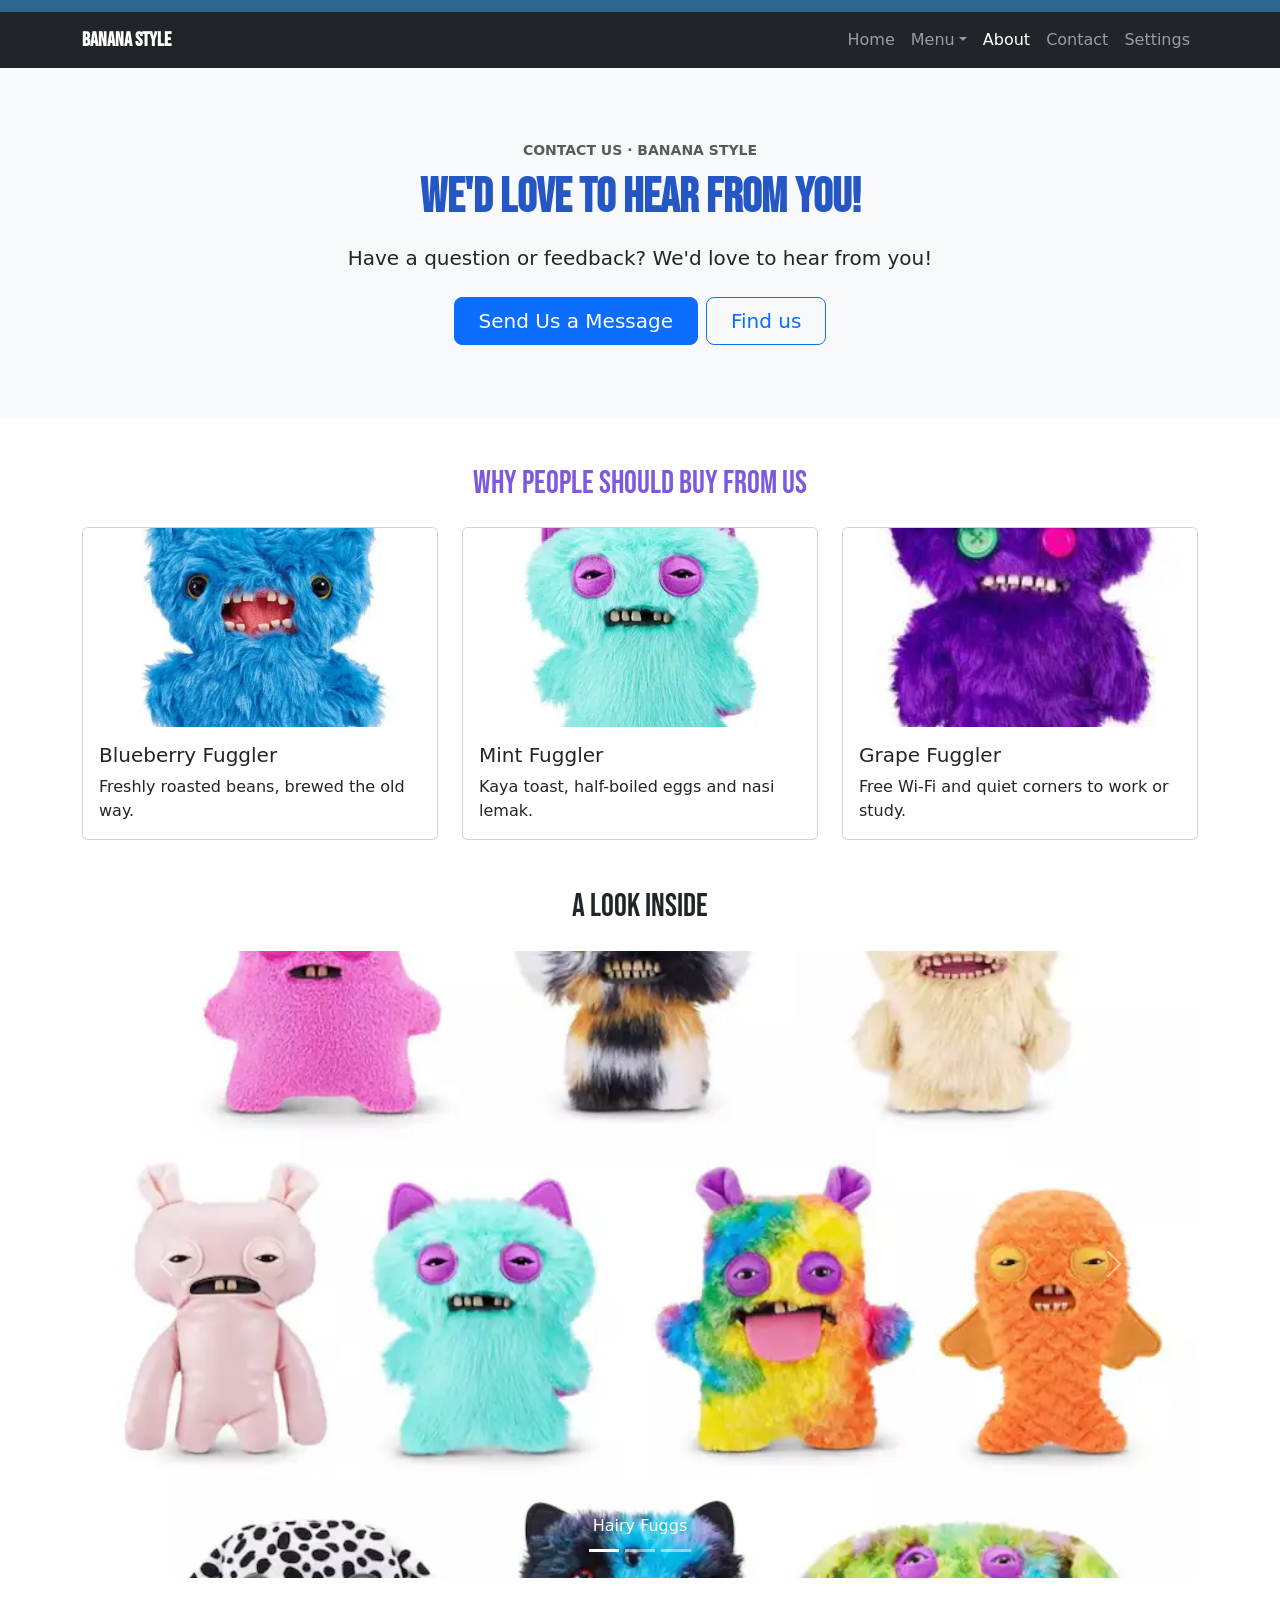
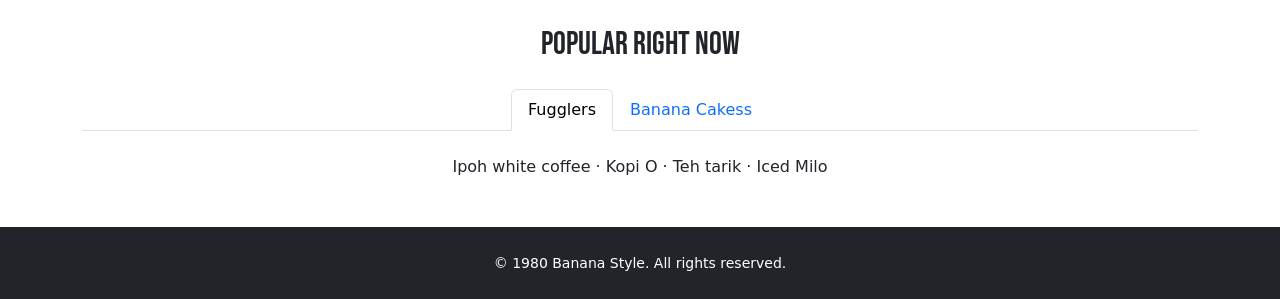
<file: index.html>
<!DOCTYPE html>
<html lang="en">

<head>
  <meta charset="UTF-8">
  <meta name="viewport" content="width=device-width, initial-scale=1">
  <title>Kopi Kampung | Home</title>
  <link rel="preconnect" href="https://fonts.googleapis.com">
  <link rel="preconnect" href="https://fonts.gstatic.com" crossorigin>
  <link href="https://fonts.googleapis.com/css2?family=Bebas+Neue&family=Chewy&display=swap" rel="stylesheet">
  <link href="css/style.css" rel="stylesheet">
  <link href="css/bootstrap.min.css" rel="stylesheet">
</head>

<body>

  <nav class="navbar navbar-expand-lg bg-dark sticky-top" data-bs-theme="dark">
    <div class="container">
      <a class="navbar-brand fw-bold" href="index.html">Banana Style</a>
      <button class="navbar-toggler" type="button" data-bs-toggle="collapse" data-bs-target="#mainNav"
        aria-controls="mainNav" aria-expanded="false" aria-label="Toggle navigation">
        <span class="navbar-toggler-icon"></span>
      </button>
      <div class="collapse navbar-collapse" id="mainNav">
        <ul class="navbar-nav ms-auto mb-2 mb-lg-0">
          <li class="nav-item">
            <a class="nav-link" aria-current="page" href="index.html">Home</a>
          </li>

          <li class="nav-item dropdown">
            <a class="nav-link dropdown-toggle" href="#" role="button" data-bs-toggle="dropdown"
              aria-expanded="false">Menu</a>
            <ul class="dropdown-menu">
              <li><a class="dropdown-item" href="menu-drinks.html">Drinks</a></li>
              <li><a class="dropdown-item" href="menu-cakes.html">Cakes</a></li>
            </ul>
          </li>

          <li class="nav-item">
            <a class="nav-link active" href="about.html">About</a>
          </li>
          <li class="nav-item">
            <a class="nav-link" href="contact.html">Contact</a>
          </li>
          <li class="nav-item">
            <a class="nav-link" href="settings.html">Settings</a>
          </li>
        </ul>
      </div>
    </div>
  </nav>

  <header class="bg-body-tertiary py-5">
    <div class="container py-lg-4">
      <div class="row justify-content-center">
        <div class="col-12 col-lg-8 text-center">
          <p class="text-uppercase small fw-semibold text-body-secondary mb-2">CONTACT US · Banana Style</p>
          <h2 class="display-5 fw-bold mb-3" style="color: #2457c4;">We'd love to hear from you!</h2>
          <p class="lead mb-4">Have a question or feedback? We'd love to hear from you!</p>
          <div class="d-grid gap-2 d-sm-flex justify-content-sm-center">
            <a href="menu-drinks.html" class="btn btn-primary btn-lg px-4">Send Us a Message</a>
            <button type="button" class="btn btn-outline-primary btn-lg px-4" data-bs-toggle="modal"
              data-bs-target="#findUsModal">Find us</button>
          </div>
        </div>
      </div>
    </div>
  </header>

  <main class="container my-5">
    <h2 class="text-center mb-4" style="color: #7d5adc;">
      Why people should buy from us

    </h2>
    <div class="row g-4">
      <div class="col-12 col-md-6 col-lg-4">
        <div class="card h-100">
          <img src="images/a.webp" class="card-img-top" alt="Kopi on a marble table">
          <div class="card-body">
            <h3 class="card-title h5">Blueberry Fuggler</h3>
            <p class="card-text">Freshly roasted beans, brewed the old way.</p>
          </div>
        </div>
      </div>
      <div class="col-12 col-md-6 col-lg-4">
        <div class="card h-100">
          <img src="images/b.webp" class="card-img-top" alt="Kopi on a marble table">
          <div class="card-body">
            <h3 class="card-title h5">Mint Fuggler</h3>
            <p class="card-text">Kaya toast, half-boiled eggs and nasi lemak.</p>
          </div>
        </div>
      </div>
      <div class="col-12 col-md-12 col-lg-4">
        <div class="card h-100">
          <img src="images/c.webp" class="card-img-top" alt="Old patterned floor tiles">
          <div class="card-body">
            <h3 class="card-title h5">Grape Fuggler</h3>
            <p class="card-text">Free Wi-Fi and quiet corners to work or study.</p>
          </div>
        </div>
      </div>
    </div>
    <!-- CAROUSEL: photos that slide -->
    <h2 class="text-center mt-5 mb-4">A look inside</h2>
    <div id="shopCarousel" class="carousel slide carousel-fade" data-bs-ride="carousel" data-bs-interval="2000">
      <div class="carousel-inner rounded">
        <div class="carousel-item active">
          <img src="images/more.webp" class="d-block w-100" alt="Kopi Kampung shopfront">
          <div class="carousel-caption d-none d-md-block">
            <p class="mb-0">Hairy Fuggs</p>
          </div>
        </div>
        <div class="carousel-item">
          <img src="images/more2.jpg" class="d-block w-100" alt="Front counter">
          <div class="carousel-caption d-none d-md-block">
            <p class="mb-0">Laboratory Misfits</p>
          </div>
        </div>
        <div class="carousel-item">
          <img src="images/more3.jpg" class="d-block w-100" alt="Charcoal roaster">
          <div class="carousel-caption d-none d-md-block">
            <p class="mb-0">Vacay Vibes</p>
          </div>
        </div>
        <div class="carousel-indicators">
          <button type="button" data-bs-target="#shopCarousel" data-bs-slide-to="0" class="active" aria-current="true"
            aria-label="Photo 1"></button>
          <button type="button" data-bs-target="#shopCarousel" data-bs-slide-to="1" aria-label="Photo 2"></button>

          <button type="button" data-bs-target="#shopCarousel" data-bs-slide-to="2" aria-label="Photo 3"></button>

        </div>
      </div>
      <button class="carousel-control-prev" type="button" data-bs-target="#shopCarousel" data-bs-slide="prev">
        <span class="carousel-control-prev-icon" aria-hidden="true"></span>
        <span class="visually-hidden">Previous</span>
      </button>
      <button class="carousel-control-next" type="button" data-bs-target="#shopCarousel" data-bs-slide="next">
        <span class="carousel-control-next-icon" aria-hidden="true"></span>
        <span class="visually-hidden">Next</span>
      </button>
    </div>
    <!-- TABS: one panel at a time -->
    <h2 class="text-center mt-5 mb-4">Popular right now</h2>
    <ul class="nav nav-tabs justify-content-center">
      <li class="nav-item">
        <button class="nav-link active" type="button" data-bs-toggle="tab" data-bs-target="#drinks">Fugglers</button>

      </li>
      <li class="nav-item">
        <button class="nav-link" type="button" data-bs-toggle="tab" data-bs-target="#food">Banana Cakess</button>

      </li>
    </ul>
    <div class="tab-content pt-4 text-center">
      <div class="tab-pane fade show active" id="drinks">
        <p>Ipoh white coffee · Kopi O · Teh tarik · Iced Milo</p>
      </div>
      <div class="tab-pane fade" id="food">
        <p>Kaya butter toast · Half-boiled eggs · Nasi lemak</p>
      </div>
    </div>
  </main>

  <footer class="bg-dark text-white py-4">
    <div class="container text-center">
      <small>&copy; 1980 Banana Style. All rights reserved.</small>
    </div>
  </footer>
  <!-- 5. MODAL: opens from the Find us button -->
  <div class="modal fade" id="findUsModal" tabindex="-1" aria-labelledby="findUsTitle" aria-hidden="true">
    <div class="modal-dialog modal-dialog-centered">
      <div class="modal-content">
        <div class="modal-header">
          <h2 class="modal-title h5" id="findUsTitle">Find us</h2>
          <button type="button" class="btn-close" data-bs-dismiss="modal" aria-label="Close"></button>
        </div>
        <div class="modal-body">
          <p class="mb-1"><b>Banana Style</b></p>
          <p>Open daily, 7 am to 6 pm. Closed on Tuesdays.</p>
          <a href="contact.html" class="btn btn-primary">Send us a message</a>
          <button type="button" class="btn btn-outline-primary" data-bs-toggle="modal" data-bs-target="#bookModal">Book
            a table</button>
        </div>
      </div>
    </div>
  </div>
  <!-- 6. BOOKING MODAL: a form inside a modal -->
  <div class="modal fade" id="bookModal" tabindex="-1" aria-labelledby="bookTitle" aria-hidden="true">
    <div class="modal-dialog modal-dialog-centered">
      <form id="book-form" class="modal-content p-4" novalidate>
        <h2 class="h5 mb-3" id="bookTitle">Book a table</h2>
        <label for="book-name" class="form-label">Your name</label>
        <input type="text" class="form-control mb-3" id="book-name" required>
        <label for="book-date" class="form-label">Date</label>
        <input type="date" class="form-control mb-3" id="book-date" required>
        <button type="submit" class="btn btn-primary">Book</button>
        <button type="button" class="btn btn-link" data-bs-dismiss="modal">Cancel</button>
      </form>
    </div>
  </div>

  <script src="js/bootstrap.bundle.min.js"></script>
  <script src="js/script.js"></script>
</body>

</html>
</file>
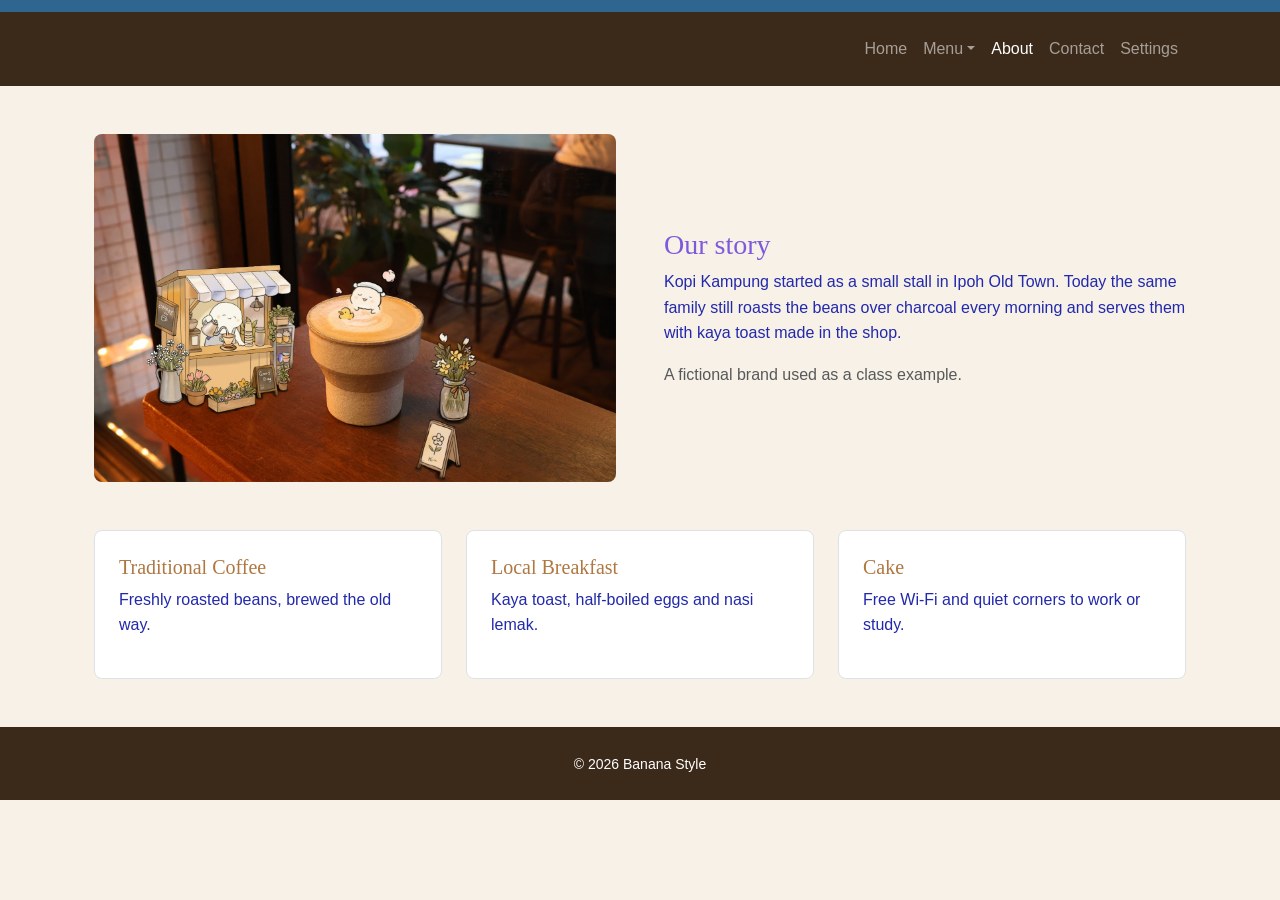
<file: about.html>
<!DOCTYPE html>
<html lang="en">

<head>
    <meta charset="UTF-8">
    <meta name="viewport" content="width=device-width, initial-scale=1">
    <title>Banana Style | Home</title>
    <link href="css/bootstrap.min.css" rel="stylesheet">
    <link href="css/style.css" rel="stylesheet">
</head>

<body>

    <nav class="navbar navbar-expand-lg bg-dark sticky-top" data-bs-theme="dark">
        <div class="container">
            <a class="navbar-brand fw-bold" href="index.html"></a>
            <button class="navbar-toggler" type="button" data-bs-toggle="collapse" data-bs-target="#mainNav"
                aria-controls="mainNav" aria-expanded="false" aria-label="Toggle navigation">
                <span class="navbar-toggler-icon"></span>
            </button>
            <div class="collapse navbar-collapse" id="mainNav">
                <ul class="navbar-nav ms-auto mb-2 mb-lg-0">
                    <li class="nav-item">
                        <a class="nav-link" href="index.html">Home</a>
                    </li>

                    <li class="nav-item dropdown">
                        <a class="nav-link dropdown-toggle" href="#" role="button" data-bs-toggle="dropdown"
                            aria-expanded="false">Menu</a>
                        <ul class="dropdown-menu">
                            <li><a class="dropdown-item" href="menu-coffee.html">Drinks</a></li>
                            <li><a class="dropdown-item" href="menu-cake.html">Food</a></li>
                        </ul>
                    </li>

                    <li class="nav-item">
                        <a class="nav-link active" aria-current="page" href="about.html">About</a>
                    </li>
                    <li class="nav-item">
                        <a class="nav-link" href="contact.html">Contact</a>
                    </li>
                    <li class="nav-item">
                        <a class="nav-link" href="settings.html">Settings</a>
                    </li>
                </ul>
            </div>
        </div>
    </nav>

    <main class="container my-5">
        <!-- 3a. OUR STORY: image and text side by side -->
        <div class="row g-4 g-lg-5 align-items-center mb-5">
            <div class="col-12 col-lg-6">
                <img src="images/coffee.jpg" class="img-fluid rounded" alt="Coffee beans turning in a charcoal roaster">

            </div>
            <div class="col-12 col-lg-6">
                <h2 class="h3" style="color: #7d5adc;">Our story</h2>
                <p>Kopi Kampung started as a small stall in Ipoh Old Town. Today the same family
                    still roasts the beans over charcoal every morning and serves them with kaya toast
                    made in the shop.</p>
                <p class="text-body-secondary mb-0">A fictional brand used as a class example.</p>
            </div>
        </div>
        <div class="row g-4">
            <div class="col-12 col-md-6 col-lg-4">
                <div class="p-4 bg-light border rounded h-100">
                    <h2 class="h5">Traditional Coffee</h2>
                    <p>Freshly roasted beans, brewed the old way.</p>
                </div>
            </div>
            <div class="col-12 col-md-6 col-lg-4">
                <div class="p-4 bg-light border rounded h-100">
                    <h2 class="h5">Local Breakfast</h2>
                    <p>Kaya toast, half-boiled eggs and nasi lemak.</p>
                </div>
            </div>
            <div class="col-12 col-md-12 col-lg-4">
                <div class="p-4 bg-light border rounded h-100">
                    <h2 class="h5">Cake</h2>
                    <p>Free Wi-Fi and quiet corners to work or study.</p>
                </div>
            </div>
          
    </main>

    <footer class="bg-dark text-white py-4">
        <div class="container text-center">
            <small>&copy; 2026 Banana Style </small>
        </div>
    </footer>

    <script src="js/bootstrap.bundle.min.js"></script>
    <script src="js/script.js"></script>
</body>

</html>
</file>
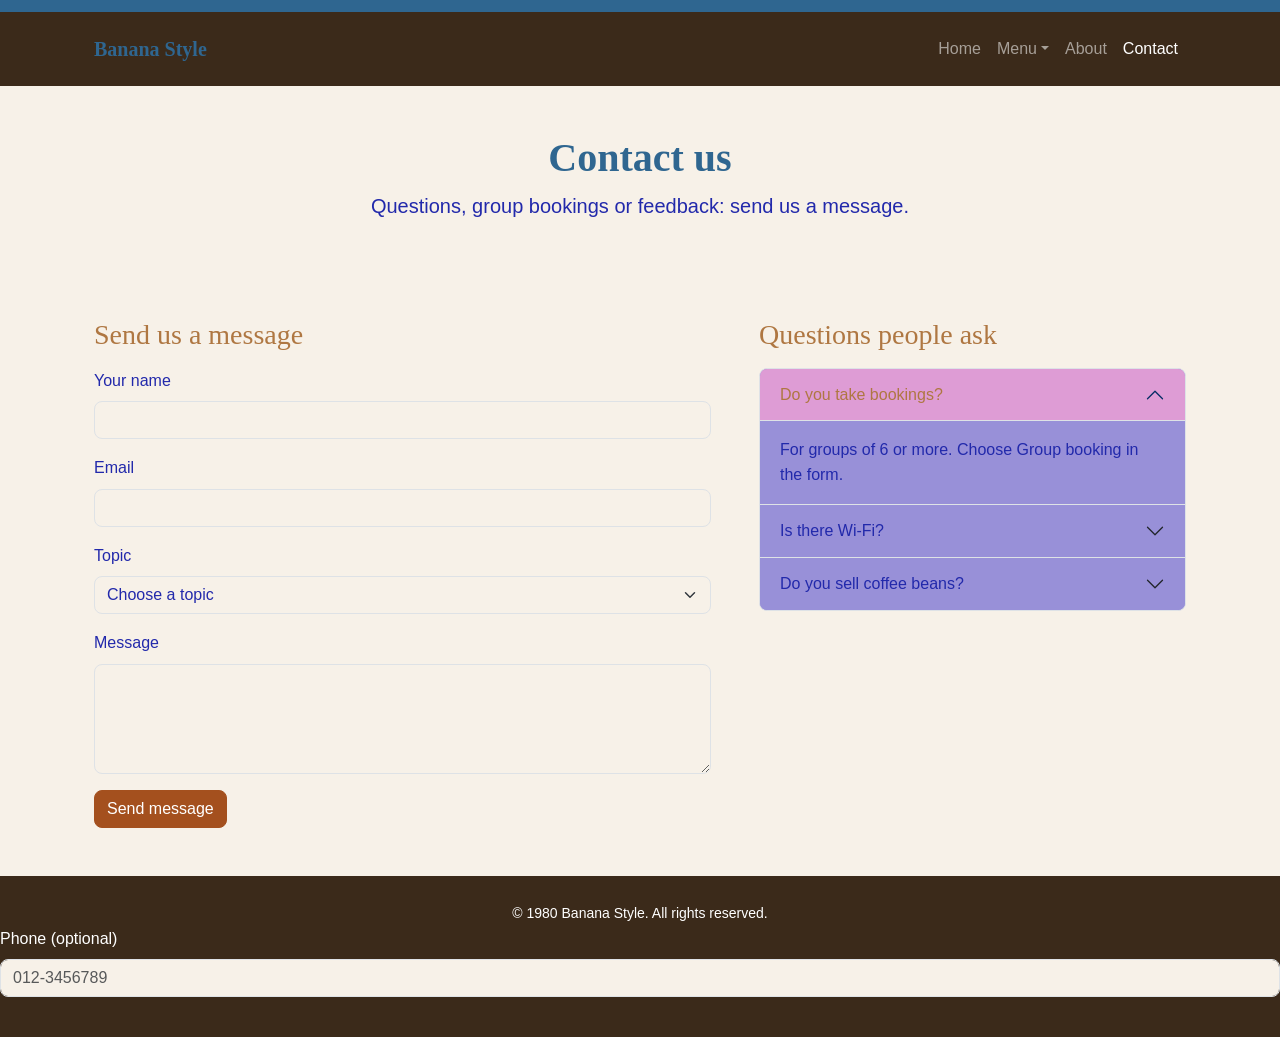
<file: contact.html>
<!DOCTYPE html>
<html lang="en">

<head>
    <meta charset="UTF-8">
    <meta name="viewport" content="width=device-width, initial-scale=1">
    <title>Banana Style | Contact</title>
    <link href="css/bootstrap.min.css" rel="stylesheet">
    <link href="css/style.css" rel="stylesheet">
</head>

<body>

    <nav class="navbar navbar-expand-lg bg-dark sticky-top" data-bs-theme="dark">
        <div class="container">
            <a class="navbar-brand fw-bold" href="index.html">Banana Style</a>
            <button class="navbar-toggler" type="button" data-bs-toggle="collapse" data-bs-target="#mainNav"
                aria-controls="mainNav" aria-expanded="false" aria-label="Toggle navigation">
                <span class="navbar-toggler-icon"></span>
            </button>
            <div class="collapse navbar-collapse" id="mainNav">
                <ul class="navbar-nav ms-auto mb-2 mb-lg-0">
                    <li class="nav-item">
                        <a class="nav-link" href="index.html">Home</a>
                    </li>

                    <li class="nav-item dropdown">
                        <a class="nav-link dropdown-toggle" href="#" role="button" data-bs-toggle="dropdown"
                            aria-expanded="false">Menu</a>
                        <ul class="dropdown-menu">
                            <li><a class="dropdown-item" href="menu-drinks.html">Drinks</a></li>
                            <li><a class="dropdown-item" href="menu-cakes.html">Cakes</a></li>
                        </ul>
                    </li>

                    <li class="nav-item">
                        <a class="nav-link" href="about.html">About</a>
                    </li>
                    <li class="nav-item">
                        <a class="nav-link active" aria-current="page" href="contact.html">Contact</a>
                    </li>
                </ul>
            </div>
        </div>
    </nav>

    <header class="bg-body-tertiary py-5">
        <div class="container text-center">
            <h1 class="display-6 fw-bold">Contact us</h1>
            <p class="lead mb-0">Questions, group bookings or feedback: send us a message.</p>
        </div>
    </header>

    <main class="container my-5">
        <div class="row g-4 g-lg-5">
            <!-- 3a. CONTACT FORM: checked by js/script.js -->
            <div class="col-12 col-lg-7">
                <h2 class="h3 mb-3">Send us a message</h2>
                <form id="contact-form" novalidate>
                    <div class="mb-3">
                        <label for="name" class="form-label">Your name</label>
                        <input type="text" class="form-control" id="name" required minlength="2">
                        <div class="invalid-feedback">Please type your name.</div>
                    </div>
                    <div class="mb-3">
                        <label for="email" class="form-label">Email</label>
                        <input type="email" class="form-control" id="email" required>
                        <div class="invalid-feedback">Please type an email like name@example.com.</div>
                    </div>
                </form>
                <div class="mb-3">
                    <label for="topic" class="form-label">Topic</label>
                    <select class="form-select" id="topic" required>
                        <option value="">Choose a topic</option>
                        <option>Group booking (6 or more)</option>
                        <option>Feedback</option>
                        <option>Something else</option>
                    </select>
                    <div class="invalid-feedback">Please choose a topic.</div>
                </div>
                <div class="mb-3">
                    <label for="message" class="form-label">Message</label>
                    <textarea class="form-control" id="message" rows="4" required minlength="10"></textarea>
                    <div class="invalid-feedback">Please write at least 10 characters.</div>
                </div>
                <button type="submit" class="btn btn-primary">Send message</button>
                <div id="form-thanks" class="alert alert-success d-none mt-3" role="alert">
                    Thank you! We will reply within 2 working days.
                </div>
                <form id="contact-form">
                </form>
            </div>
            <!-- 3b. FAQ: an accordion -->
            <div class="col-12 col-lg-5">
                <h2 class="h3 mb-3">Questions people ask</h2>
                <div class="accordion" id="faq">
                    <div class="accordion-item">
                        <h3 class="accordion-header">
                            <button class="accordion-button" type="button" data-bs-toggle="collapse"
                                data-bs-target="#faq1" aria-expanded="true">
                                Do you take bookings?
                            </button>
                        </h3>
                        <div id="faq1" class="accordion-collapse collapse show">
                            <div class="accordion-body">For groups of 6 or more. Choose Group booking in the form.</div>
                        </div>
                    </div>
                    <div class="accordion-item">
                        <h3 class="accordion-header">
                            <button class="accordion-button collapsed" type="button" data-bs-toggle="collapse"
                                data-bs-target="#faq2" aria-expanded="false">
                                Is there Wi-Fi?
                            </button>
                        </h3>
                        <div id="faq2" class="accordion-collapse collapse">
                            <div class="accordion-body">Yes, free Wi-Fi. Ask at the counter for the password.</div>
                        </div>
                    </div>
                    <div class="accordion-item">
                        <h3 class="accordion-header">
                            <button class="accordion-button collapsed" type="button" data-bs-toggle="collapse"
                                data-bs-target="#faq3" aria-expanded="false">
                                Do you sell coffee beans?
                            </button>
                        </h3>
                        <div id="faq3" class="accordion-collapse collapse">
                            <div class="accordion-body">Yes, our charcoal-roasted beans come in 250 g bags.</div>
                        </div>
                    </div>
                </div>
            </div>
        </div>
    </main>

    <footer class="bg-dark text-white py-4">
        <div class="container text-center">
            <small>&copy; 1980 Banana Style. All rights reserved.</small>
        </div>
        <div class="mb-3">
            <label for="phone" class="form-label">Phone (optional)</label>
            <input type="tel" class="form-control" id="phone" pattern="01[0-9]-?[0-9]{7,8}" placeholder="012-3456789">

            <div class="invalid-feedback">Type a mobile number, like 012-3456789.</div>
        </div>
    </footer>

    <script src="js/bootstrap.bundle.min.js"></script>
    <script src="js/script.js"></script>
</body>

</html>
</file>
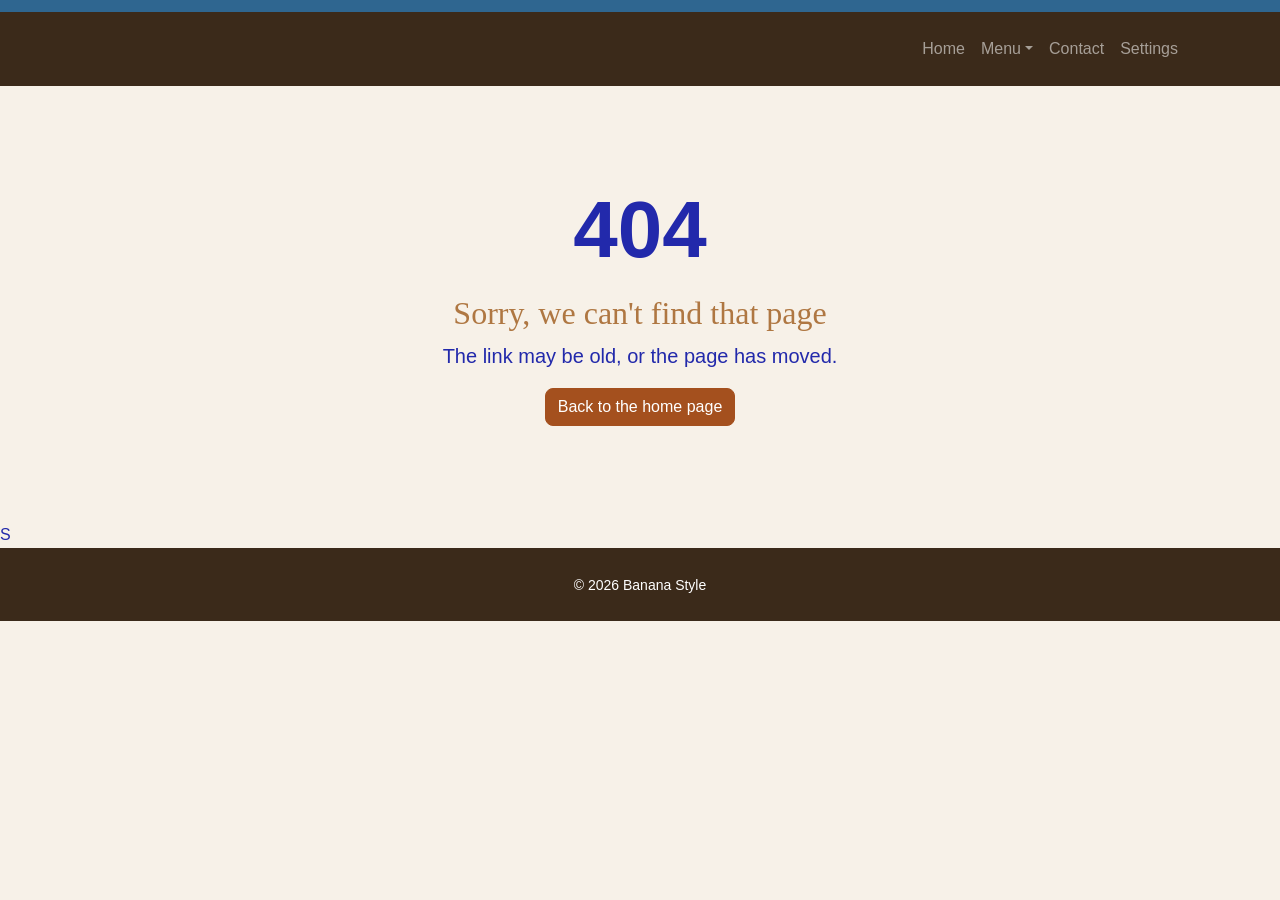
<file: settings.html>
<!DOCTYPE html>
<html lang="en">

<head>
    <meta charset="UTF-8">
    <meta name="viewport" content="width=device-width, initial-scale=1">
    <title>Banana Style | Home</title>
    <link href="css/bootstrap.min.css" rel="stylesheet">
    <link href="css/style.css" rel="stylesheet">
</head>

<body>

    <nav class="navbar navbar-expand-lg bg-dark sticky-top" data-bs-theme="dark">
        <div class="container">
            <a class="navbar-brand fw-bold" href="index.html"></a>
            <button class="navbar-toggler" type="button" data-bs-toggle="collapse" data-bs-target="#mainNav"
                aria-controls="mainNav" aria-expanded="false" aria-label="Toggle navigation">
                <span class="navbar-toggler-icon"></span>
            </button>
            <div class="collapse navbar-collapse" id="mainNav">
                <ul class="navbar-nav ms-auto mb-2 mb-lg-0">
                    <li class="nav-item">
                        <a class="nav-link" href="index.html">Home</a>
                    </li>

                    <li class="nav-item dropdown">
                        <a class="nav-link dropdown-toggle" href="#" role="button" data-bs-toggle="dropdown"
                            aria-expanded="false">Menu</a>
                        <ul class="dropdown-menu">
                            <li><a class="dropdown-item" href="menu-coffee.html">Drinks</a></li>
                            <li><a class="dropdown-item" href="menu-cake.html">Food</a></li>
                        </ul>
                    </li>


                    </li>
                    <li class="nav-item">
                        <a class="nav-link" href="contact.html">Contact</a>
                    </li>
                    <li class="nav-item">
                        <a class="nav-link" href="settings.html">Settings</a>
                    </li>
                </ul>
            </div>
        </div>
    </nav>

    <main class="container my-5">
        <section class="text-center py-5">
            <p class="display-1 fw-bold">404</p>
            <h1 class="h2">Sorry, we can't find that page</h1>
            <p class="lead">
                The link may be old, or the page has moved.
            </p>
            <a href="index.html" class="btn btn-primary">
                Back to the home page
            </a>
        </section>
    </main>S

    <footer class="bg-dark text-white py-4">
        <div class="container text-center">
            <small>&copy; 2026 Banana Style </small>
        </div>
    </footer>

    <script src="js/bootstrap.bundle.min.js"></script>
    <script src="js/script.js"></script>
</body>

</html>
</file>
<file: css/style.css>
:root {
    --test-colour: #2F6690;
    --brand-espresso: #af7742;
    /* navbar, footer, headings */
    --brand-cream: #F7F1E8;
    /* page background */
    --brand-charcoal: #2229ab;
    /* body text */
    --brand-orange: #A4501E;
    /* buttons */
    --font-heading: "Bebas Neue", Georgia, serif;
    --font-body: "Chewy", Arial, sans-serif;
    --brand-radius: 8px;
    /* rounded corners */
}

/* 2. BOOTSTRAP: use my brand */
:root {
    --bs-body-bg: var(--brand-cream);
    --bs-body-color: var(--brand-charcoal);
    --bs-body-font-family: var(--font-body);
    --bs-body-font-size: 1rem;
    --bs-body-line-height: 1.6;
    --bs-heading-color: var(--brand-espresso);
    --bs-border-radius: var(--brand-radius);
    --bs-border-radius: var(--brand-radius);
    --bs-dark-rgb: 59, 42, 26;
    --bs-light-rgb: 255, 255, 255;
    --bs-tertiary-bg-rgb: 247, 241, 232;
}


body {
    border-top: 12px solid var(--test-colour);
}

/* 3. HEADINGS: my heading font */
h1,
h2,
.navbar-brand {
    font-family: var(--font-heading);
    color: var(--test-colour);
}

/* 4. DARK PARTS (the navbar): the Menu dropdown too */
[data-bs-theme="dark"] {
    --bs-body-bg: var(--brand-espresso);
}

/* 5. BUTTONS: my button colour */
.btn-primary {
    --bs-btn-bg: var(--brand-orange);
    --bs-btn-border-color: var(--brand-orange);
    --bs-btn-hover-bg: var(--brand-espresso);
    --bs-btn-hover-border-color: var(--brand-espresso);
    --bs-btn-active-bg: var(--brand-espresso);
    --bs-btn-active-border-color: var(--brand-espresso);
}

.btn-outline-primary {
    --bs-btn-color: var(--brand-orange);
    --bs-btn-border-color: var(--brand-orange);
    --bs-btn-hover-bg: var(--brand-orange);
    --bs-btn-hover-border-color: var(--brand-orange);
    --bs-btn-active-bg: var(--brand-espresso);
    --bs-btn-active-border-color: var(--brand-espresso);
}

/* 6. SPACING: my spacing */
.container {
    --bs-gutter-x: 3rem;
    /* page sides: 24 px each */
}

.navbar {
    --bs-navbar-padding-y: 1rem;
    /* navbar: 16 px top and bottom */
}

/* 7. CARDS AND PHOTOS: white cards, same-shape photos */
.card {
    --bs-card-bg: white;
}

.card-img-top,
.carousel-item img {
    aspect-ratio: 16 / 9;
    object-fit: cover;
}

/* 8. TABS: my colours */
.nav-tabs {
    --bs-nav-link-color: var(--brand-orange);
    --bs-nav-link-hover-color: var(--brand-espresso);
}

/* 9. ACCORDION: my colours */
.accordion {
    --bs-accordion-bg: rgb(152, 144, 216);
    --bs-accordion-active-bg: rgb(222, 156, 213);
    --bs-accordion-active-color: var(--brand-espresso);
}
</file>
